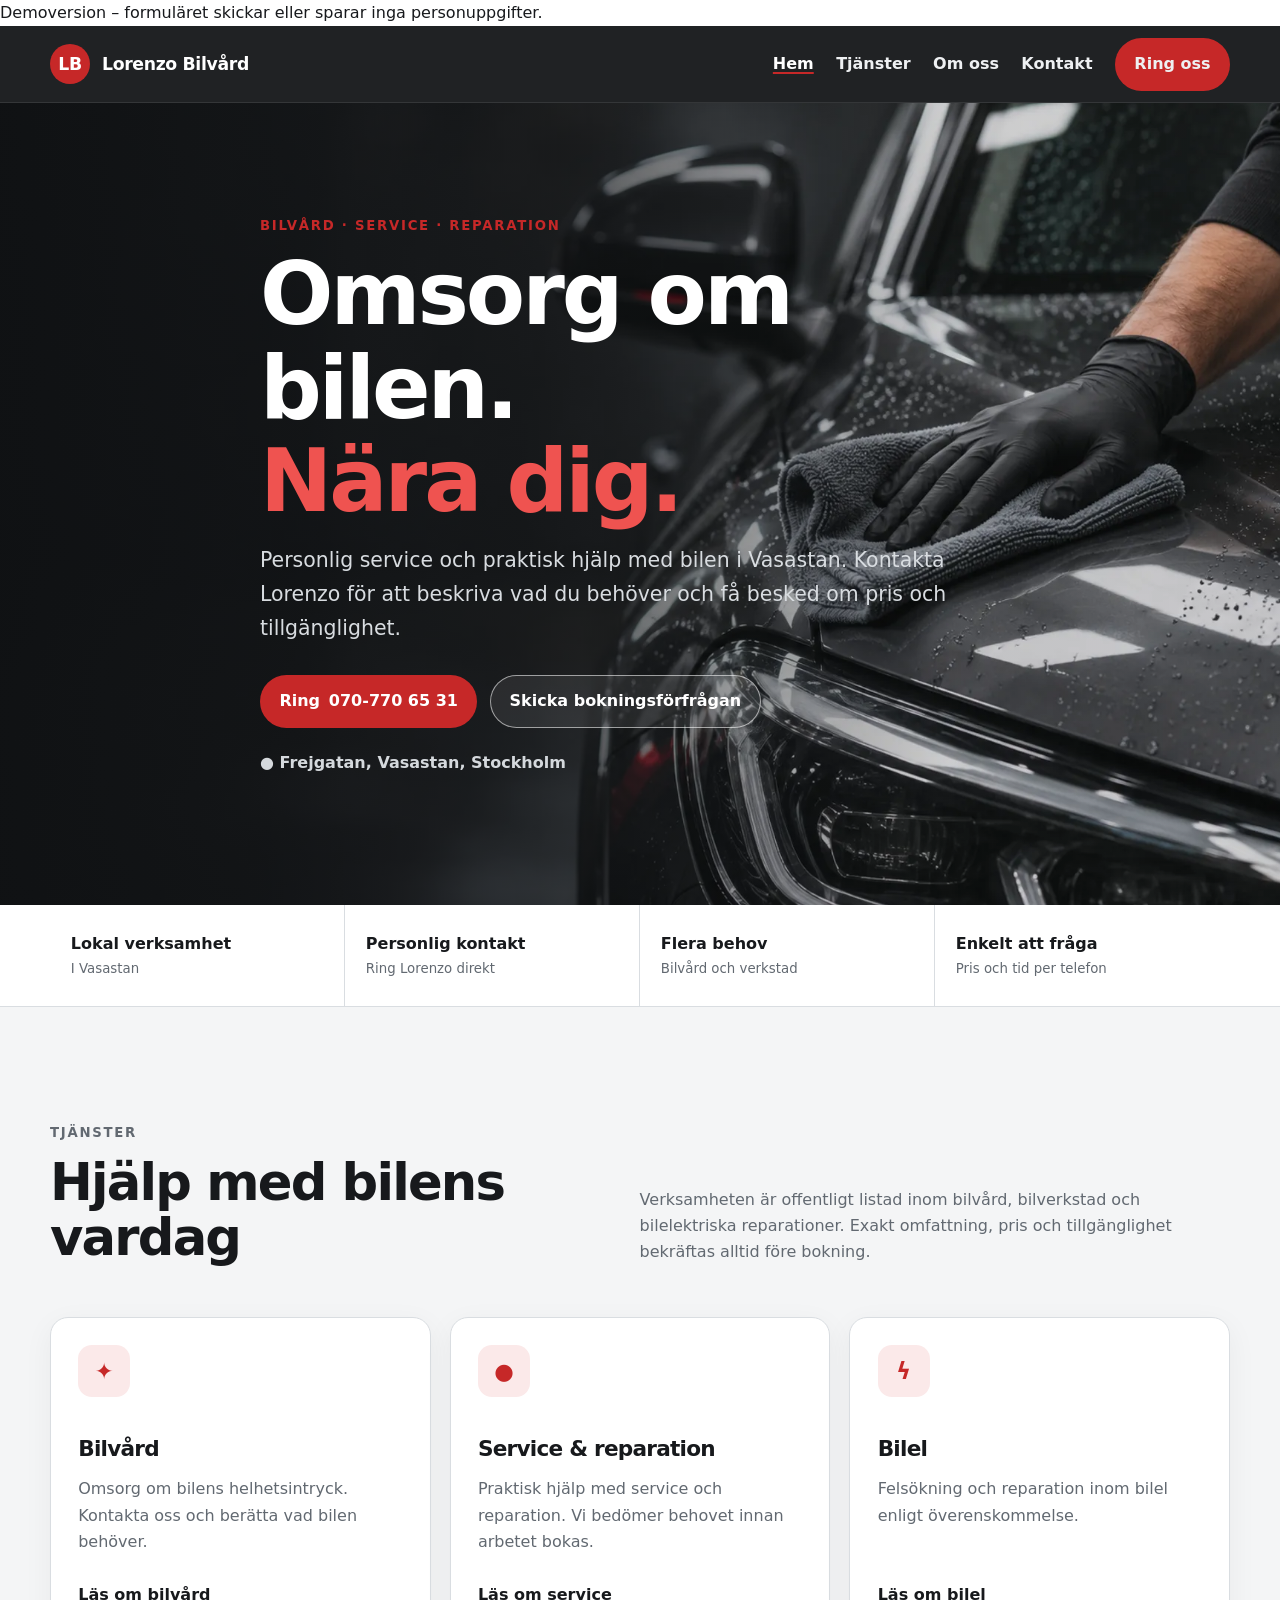
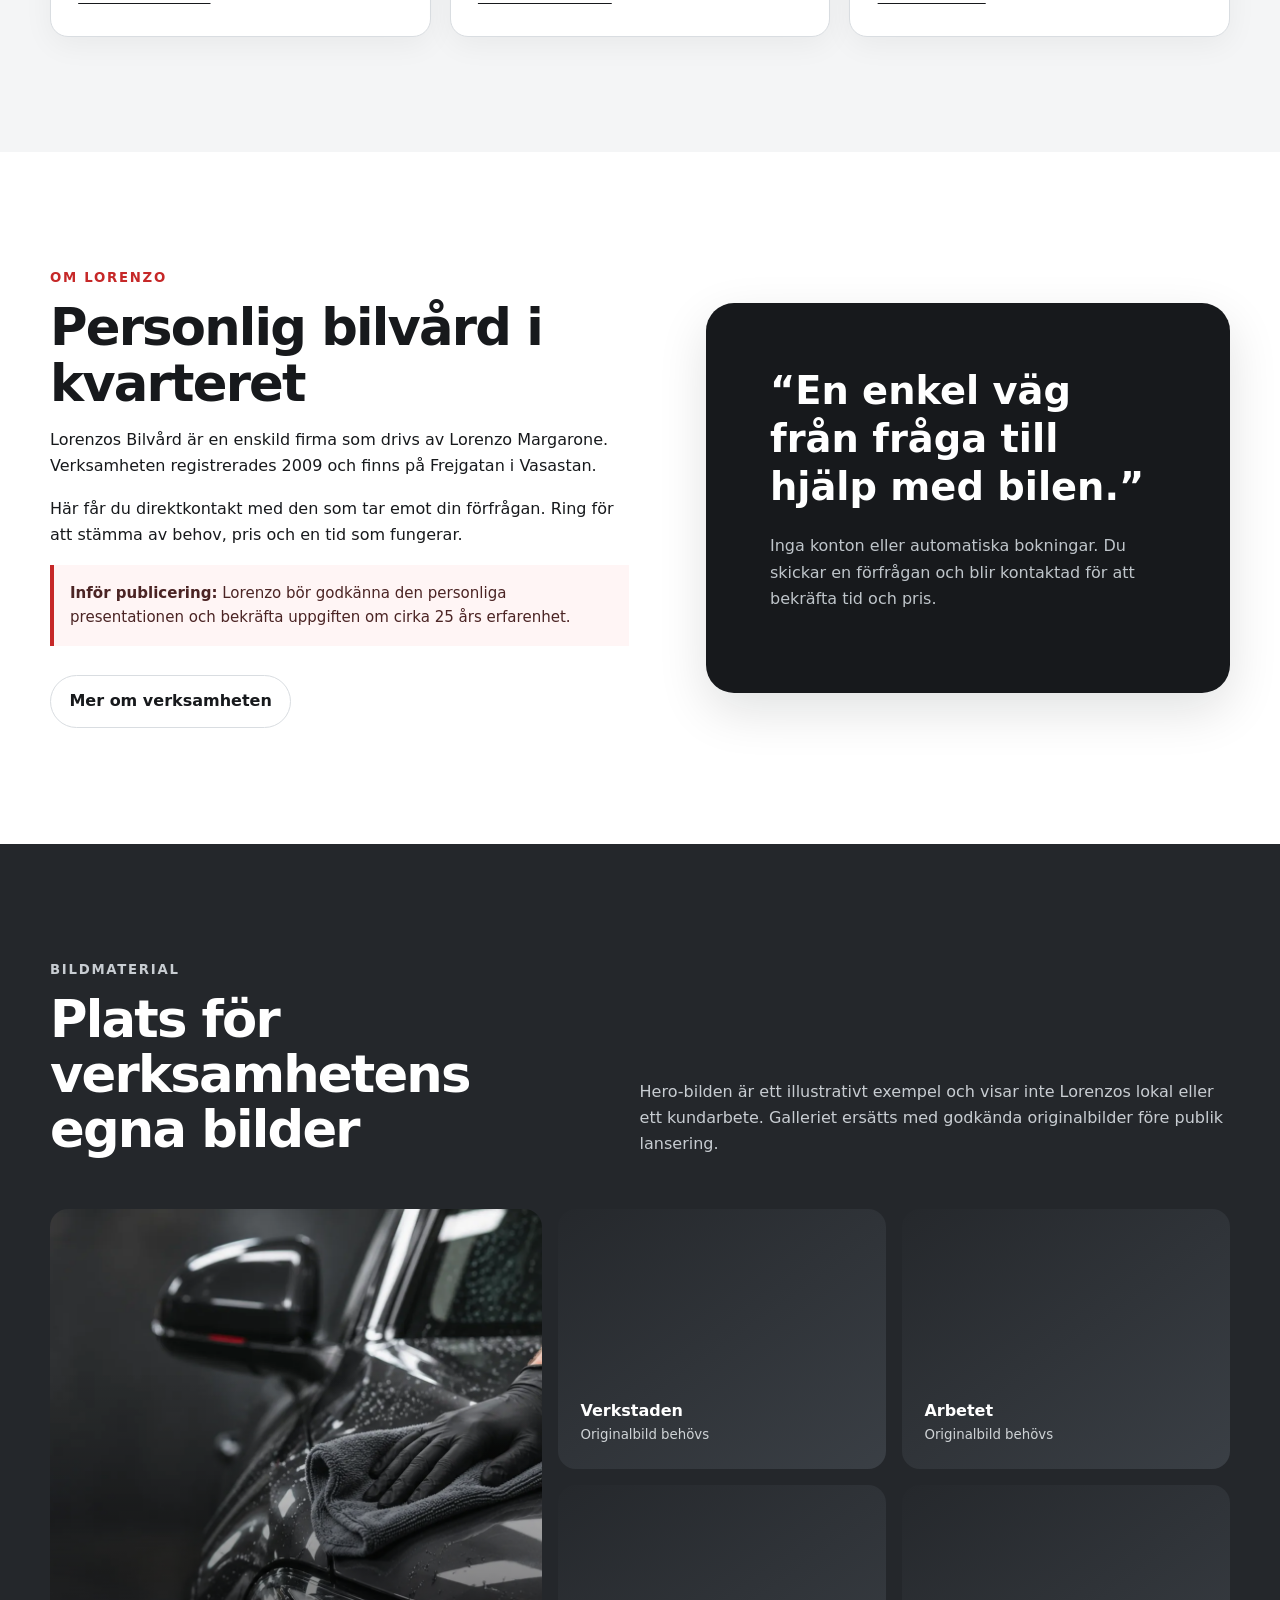
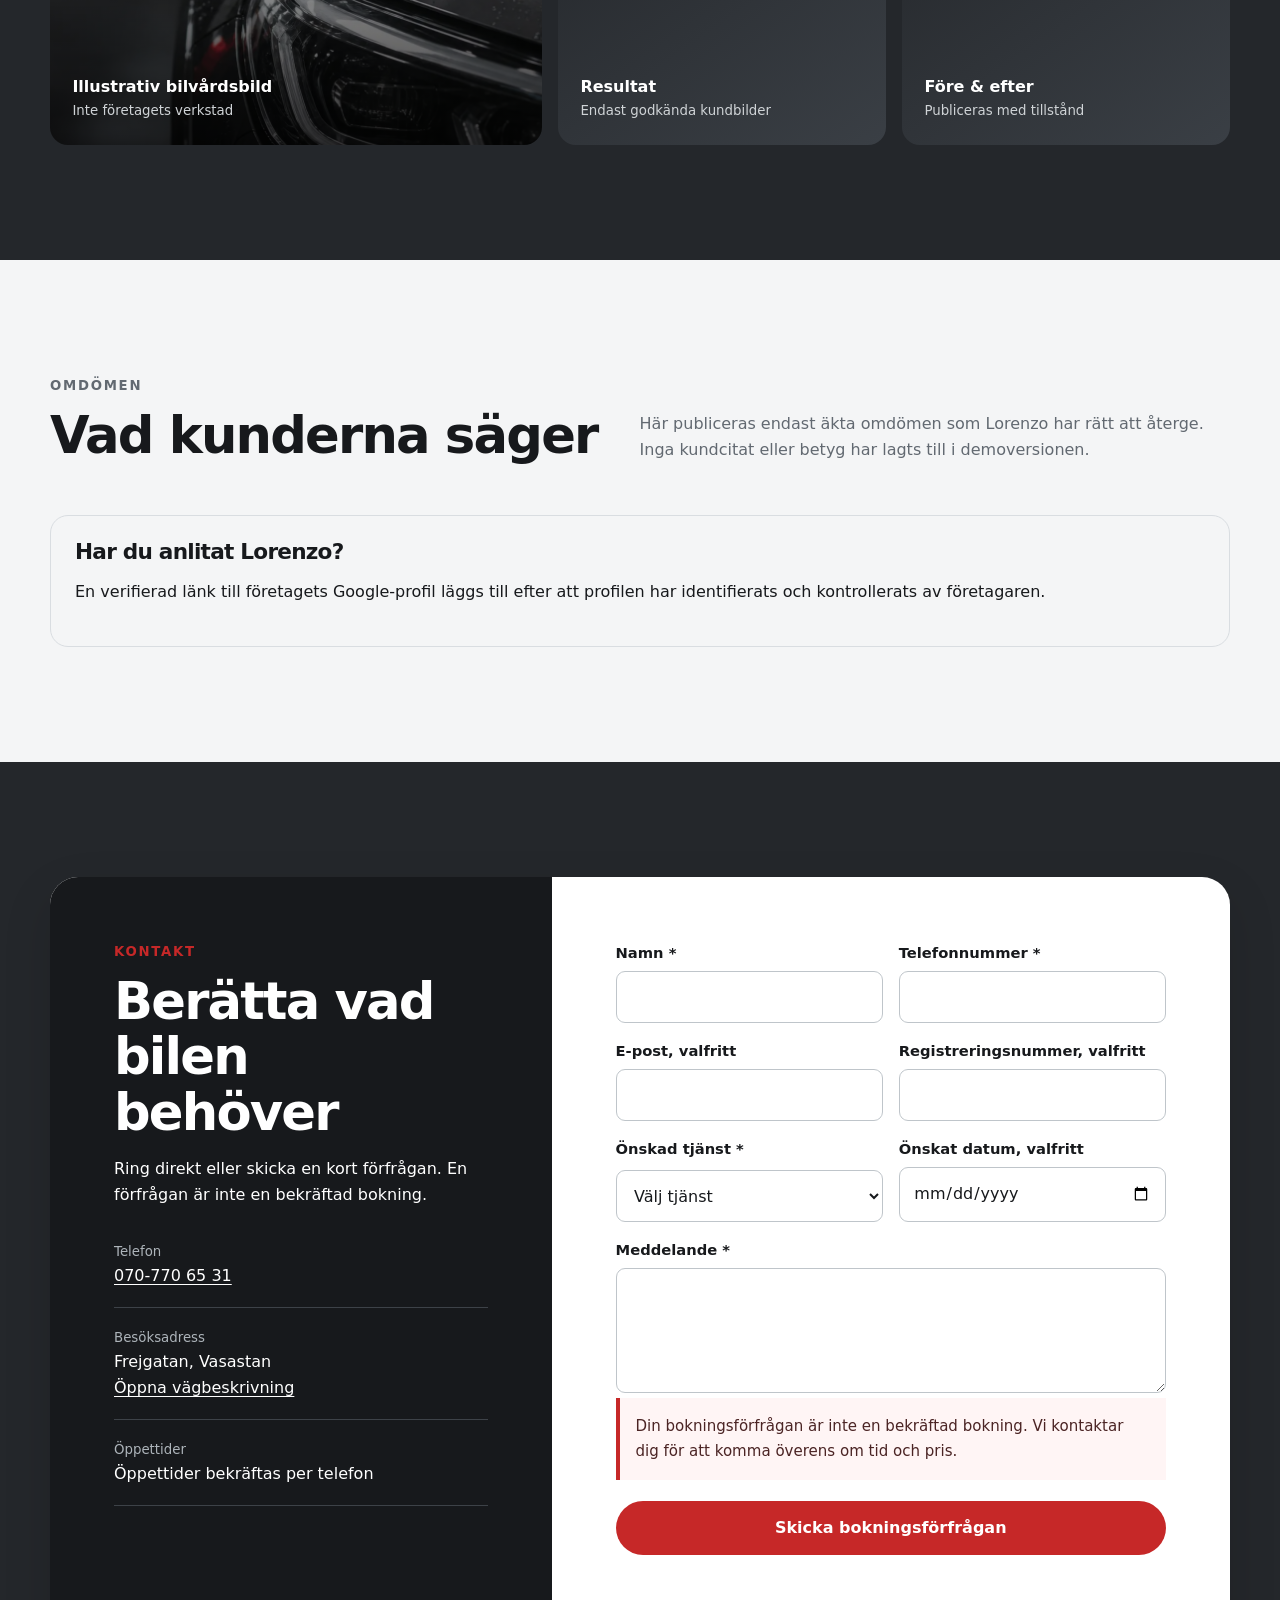
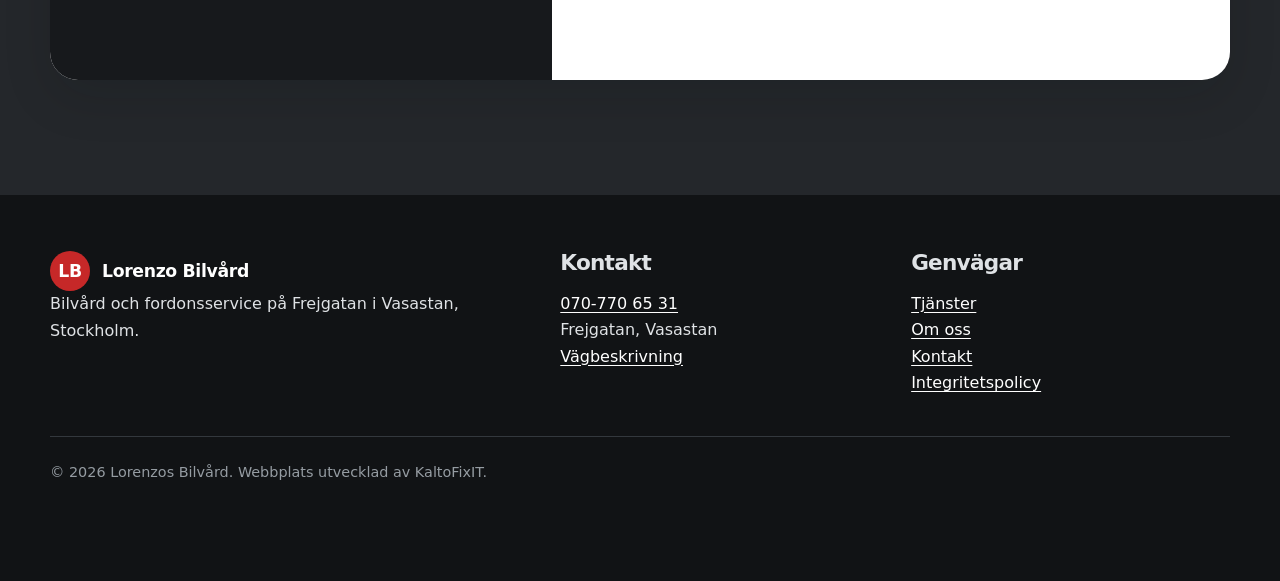
<file: index.html>
<!doctype html><html lang="sv"><head><meta charset="utf-8"><meta name="viewport" content="width=device-width,initial-scale=1"><meta name="robots" content="noindex,nofollow"><title>Lorenzo Bilvård | Bilvård i Vasastan, Stockholm</title><meta name="description" content="Välkommen till Lorenzo Bilvård i Vasastan, Stockholm. Personlig service och professionell bilvård. Kontakta oss för pris och bokningsförfrågan."><link rel="canonical" href="https://www.lorenzobilvard.se/"><meta property="og:type" content="website"><meta property="og:locale" content="sv_SE"><meta property="og:title" content="Lorenzo Bilvård i Vasastan"><meta property="og:description" content="Personlig bilvård, service och reparation i Vasastan, Stockholm."><meta property="og:image" content="https://www.lorenzobilvard.se/assets/images/hero-car-care.webp"><link rel="stylesheet" href="assets/css/styles.css"><script type="application/ld+json">{"@context":"https://schema.org","@type":"AutoRepair","name":"Lorenzo Bilvård","legalName":"Lorenzos Bilvård","telephone":"+46707706531","address":{"@type":"PostalAddress","streetAddress":"Frejgatan","addressLocality":"Stockholm","addressCountry":"SE"},"areaServed":"Vasastan, Stockholm","url":"https://www.lorenzobilvard.se/"}</script></head>
<body><a class="skip-link" href="#main">Hoppa till innehållet</a><header class="site-header"><div class="container header-inner"><a class="brand" href="index.html" aria-label="Startsida"><span class="brand-mark">LB</span><span>Lorenzo Bilvård</span></a><button class="menu-button" type="button" aria-expanded="false" aria-controls="main-nav" data-menu-button>☰</button><nav class="nav" id="main-nav" aria-label="Huvudmeny" data-menu><a href="index.html" aria-current="page">Hem</a><a href="tjanster/">Tjänster</a><a href="om-oss/">Om oss</a><a href="kontakt/">Kontakt</a><a class="button" href="tel:+46707706531">Ring oss</a></nav></div></header>
<main id="main"><section class="hero"><div class="container hero-content"><p class="eyebrow">Bilvård · Service · Reparation</p><h1>Omsorg om bilen.<br><span>Nära dig.</span></h1><p class="lead">Personlig service och praktisk hjälp med bilen i Vasastan. Kontakta Lorenzo för att beskriva vad du behöver och få besked om pris och tillgänglighet.</p><div class="actions"><a class="button" href="tel:+46707706531">Ring <span data-phone>070-770 65 31</span></a><a class="button secondary" href="#bokning">Skicka bokningsförfrågan</a></div><p class="location">● <span data-address>Frejgatan, Vasastan</span>, Stockholm</p></div></section>
<section class="trust-strip" aria-label="Om verksamheten"><div class="container trust-grid"><div class="trust-item">Lokal verksamhet<small>I Vasastan</small></div><div class="trust-item">Personlig kontakt<small>Ring Lorenzo direkt</small></div><div class="trust-item">Flera behov<small>Bilvård och verkstad</small></div><div class="trust-item">Enkelt att fråga<small>Pris och tid per telefon</small></div></div></section>
<section class="section mist"><div class="container"><div class="section-head"><div><p class="eyebrow">Tjänster</p><h2>Hjälp med bilens vardag</h2></div><p>Verksamheten är offentligt listad inom bilvård, bilverkstad och bilelektriska reparationer. Exakt omfattning, pris och tillgänglighet bekräftas alltid före bokning.</p></div><div class="grid-3"><article class="service-card"><div class="service-icon">✦</div><h3>Bilvård</h3><p>Omsorg om bilens helhetsintryck. Kontakta oss och berätta vad bilen behöver.</p><a href="tjanster/bilvard/">Läs om bilvård</a></article><article class="service-card"><div class="service-icon">●</div><h3>Service & reparation</h3><p>Praktisk hjälp med service och reparation. Vi bedömer behovet innan arbetet bokas.</p><a href="tjanster/bilservice-reparation/">Läs om service</a></article><article class="service-card"><div class="service-icon">ϟ</div><h3>Bilel</h3><p>Felsökning och reparation inom bilel enligt överenskommelse.</p><a href="tjanster/bilel/">Läs om bilel</a></article></div></div></section>
<section class="section"><div class="container split"><div><p class="eyebrow">Om Lorenzo</p><h2>Personlig bilvård i kvarteret</h2><p>Lorenzos Bilvård är en enskild firma som drivs av Lorenzo Margarone. Verksamheten registrerades 2009 och finns på Frejgatan i Vasastan.</p><p>Här får du direktkontakt med den som tar emot din förfrågan. Ring för att stämma av behov, pris och en tid som fungerar.</p><p class="notice"><strong>Inför publicering:</strong> Lorenzo bör godkänna den personliga presentationen och bekräfta uppgiften om cirka 25 års erfarenhet.</p><div class="actions"><a class="button outline" href="om-oss/">Mer om verksamheten</a></div></div><aside class="statement-card"><blockquote>“En enkel väg från fråga till hjälp med bilen.”</blockquote><p>Inga konton eller automatiska bokningar. Du skickar en förfrågan och blir kontaktad för att bekräfta tid och pris.</p></aside></div></section>
<section class="section dark"><div class="container"><div class="section-head"><div><p class="eyebrow">Bildmaterial</p><h2>Plats för verksamhetens egna bilder</h2></div><p>Hero-bilden är ett illustrativt exempel och visar inte Lorenzos lokal eller ett kundarbete. Galleriet ersätts med godkända originalbilder före publik lansering.</p></div><div class="gallery"><div class="gallery-card"><div><strong>Illustrativ bilvårdsbild</strong><small>Inte företagets verkstad</small></div></div><div class="gallery-card"><div><strong>Verkstaden</strong><small>Originalbild behövs</small></div></div><div class="gallery-card"><div><strong>Arbetet</strong><small>Originalbild behövs</small></div></div><div class="gallery-card"><div><strong>Resultat</strong><small>Endast godkända kundbilder</small></div></div><div class="gallery-card"><div><strong>Före & efter</strong><small>Publiceras med tillstånd</small></div></div></div></div></section>
<section class="section mist"><div class="container"><div class="section-head"><div><p class="eyebrow">Omdömen</p><h2>Vad kunderna säger</h2></div><p>Här publiceras endast äkta omdömen som Lorenzo har rätt att återge. Inga kundcitat eller betyg har lagts till i demoversionen.</p></div><div class="fact-box"><h3>Har du anlitat Lorenzo?</h3><p>En verifierad länk till företagets Google-profil läggs till efter att profilen har identifierats och kontrollerats av företagaren.</p></div></div></section>
<section class="section dark" id="bokning"><div class="container contact-panel"><div class="contact-copy"><p class="eyebrow">Kontakt</p><h2>Berätta vad bilen behöver</h2><p>Ring direkt eller skicka en kort förfrågan. En förfrågan är inte en bekräftad bokning.</p><div class="contact-list"><div><small>Telefon</small><a data-phone href="tel:+46707706531">070-770 65 31</a></div><div><small>Besöksadress</small><span data-address>Frejgatan, Vasastan</span><br><a data-directions target="_blank" rel="noopener">Öppna vägbeskrivning</a></div><div><small>Öppettider</small><span data-hours>Bekräftas per telefon</span></div></div></div><div class="form-wrap"><form data-booking-form novalidate><input type="hidden" name="csrf_token"><div class="field sr-only"><label for="website">Webbplats</label><input id="website" name="website" tabindex="-1" autocomplete="off"></div><div class="form-grid"><div class="field"><label for="name">Namn *</label><input id="name" name="name" maxlength="80" autocomplete="name" required></div><div class="field"><label for="phone">Telefonnummer *</label><input id="phone" name="phone" type="tel" maxlength="30" autocomplete="tel" required></div><div class="field"><label for="email">E-post, valfritt</label><input id="email" name="email" type="email" maxlength="120" autocomplete="email"></div><div class="field"><label for="registration">Registreringsnummer, valfritt</label><input id="registration" name="registration" maxlength="12"></div><div class="field"><label for="service">Önskad tjänst *</label><select id="service" name="service" required><option value="">Välj tjänst</option><option>Bilvård</option><option>Bilservice eller reparation</option><option>Bilel</option><option>Annat / osäker</option></select></div><div class="field"><label for="date">Önskat datum, valfritt</label><input id="date" name="date" type="date"></div><div class="field full"><label for="message">Meddelande *</label><textarea id="message" name="message" maxlength="1500" required></textarea><p class="notice">Din bokningsförfrågan är inte en bekräftad bokning. Vi kontaktar dig för att komma överens om tid och pris.</p><button class="button" type="submit">Skicka bokningsförfrågan</button><p class="form-status" role="status" aria-live="polite" data-form-status></p></div></div></form></div></div></section></main>
<footer class="site-footer"><div class="container footer-grid"><div><a class="brand" href="index.html"><span class="brand-mark">LB</span><span>Lorenzo Bilvård</span></a><p>Bilvård och fordonsservice på Frejgatan i Vasastan, Stockholm.</p></div><div><h3>Kontakt</h3><ul><li><a data-phone href="tel:+46707706531">070-770 65 31</a></li><li data-address>Frejgatan, Vasastan</li><li><a data-directions target="_blank" rel="noopener">Vägbeskrivning</a></li></ul></div><div><h3>Genvägar</h3><ul><li><a href="tjanster/">Tjänster</a></li><li><a href="om-oss/">Om oss</a></li><li><a href="kontakt/">Kontakt</a></li><li><a href="integritetspolicy/">Integritetspolicy</a></li></ul></div></div><div class="container footer-note">© 2026 Lorenzos Bilvård. Webbplats utvecklad av KaltoFixIT.</div></footer><div class="mobile-actions"><a class="button light" href="tel:+46707706531">Ring oss</a><a class="button" href="#bokning">Boka tid</a></div><script src="assets/js/site-config.js"></script><script src="assets/js/site.js"></script></body></html>
</file>
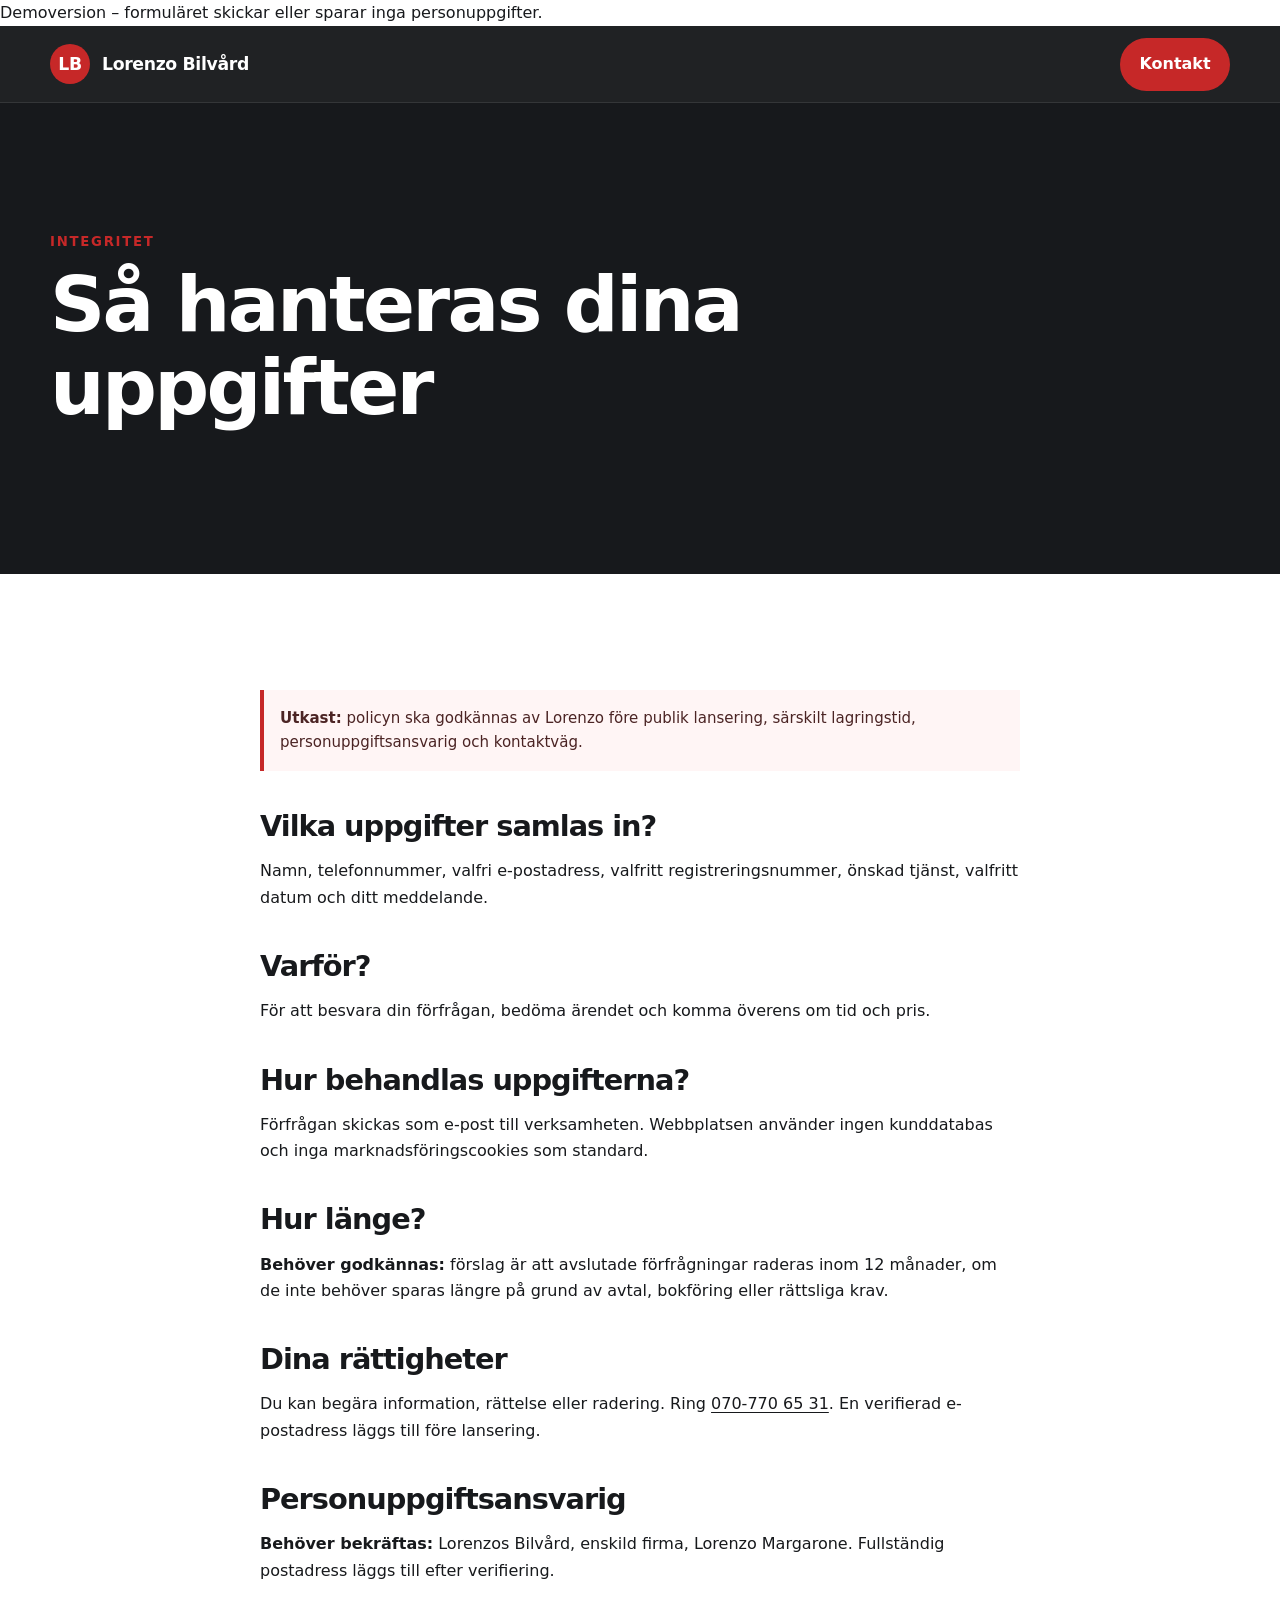
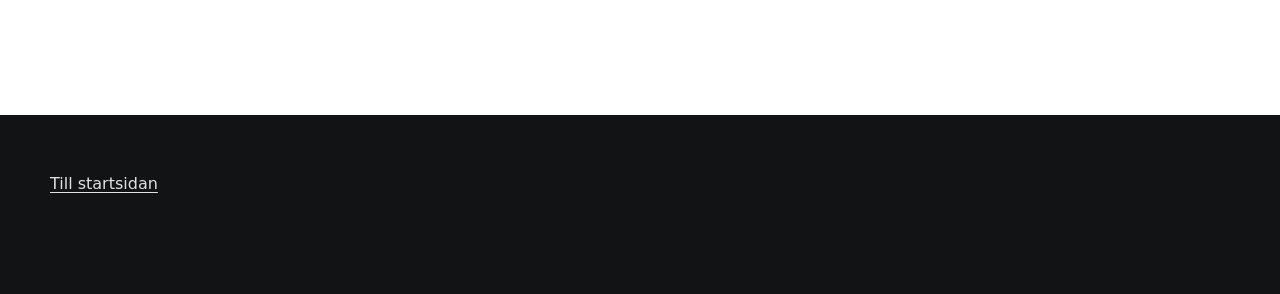
<file: integritetspolicy/index.html>
<!doctype html><html lang="sv"><head><meta charset="utf-8"><meta name="viewport" content="width=device-width,initial-scale=1"><meta name="robots" content="noindex,nofollow"><title>Integritetspolicy | Lorenzo Bilvård</title><meta name="description" content="Så hanterar Lorenzo Bilvård personuppgifter i bokningsförfrågningar."><link rel="canonical" href="https://www.lorenzobilvard.se/integritetspolicy/"><link rel="stylesheet" href="../assets/css/styles.css"></head><body><header class="site-header"><div class="container header-inner"><a class="brand" href="../"><span class="brand-mark">LB</span>Lorenzo Bilvård</a><a class="button" href="../kontakt/">Kontakt</a></div></header><main><section class="page-hero"><div class="container"><p class="eyebrow">Integritet</p><h1>Så hanteras dina uppgifter</h1></div></section><section class="section"><article class="narrow prose"><p class="notice"><strong>Utkast:</strong> policyn ska godkännas av Lorenzo före publik lansering, särskilt lagringstid, personuppgiftsansvarig och kontaktväg.</p><h2>Vilka uppgifter samlas in?</h2><p>Namn, telefonnummer, valfri e-postadress, valfritt registreringsnummer, önskad tjänst, valfritt datum och ditt meddelande.</p><h2>Varför?</h2><p>För att besvara din förfrågan, bedöma ärendet och komma överens om tid och pris.</p><h2>Hur behandlas uppgifterna?</h2><p>Förfrågan skickas som e-post till verksamheten. Webbplatsen använder ingen kunddatabas och inga marknadsföringscookies som standard.</p><h2>Hur länge?</h2><p><strong>Behöver godkännas:</strong> förslag är att avslutade förfrågningar raderas inom 12 månader, om de inte behöver sparas längre på grund av avtal, bokföring eller rättsliga krav.</p><h2>Dina rättigheter</h2><p>Du kan begära information, rättelse eller radering. Ring <a data-phone href="tel:+46707706531">070-770 65 31</a>. En verifierad e-postadress läggs till före lansering.</p><h2>Personuppgiftsansvarig</h2><p><strong>Behöver bekräftas:</strong> Lorenzos Bilvård, enskild firma, Lorenzo Margarone. Fullständig postadress läggs till efter verifiering.</p></article></section></main><footer class="site-footer"><div class="container"><a href="../">Till startsidan</a></div></footer><script src="../assets/js/site-config.js"></script><script src="../assets/js/site.js"></script></body></html>
</file>
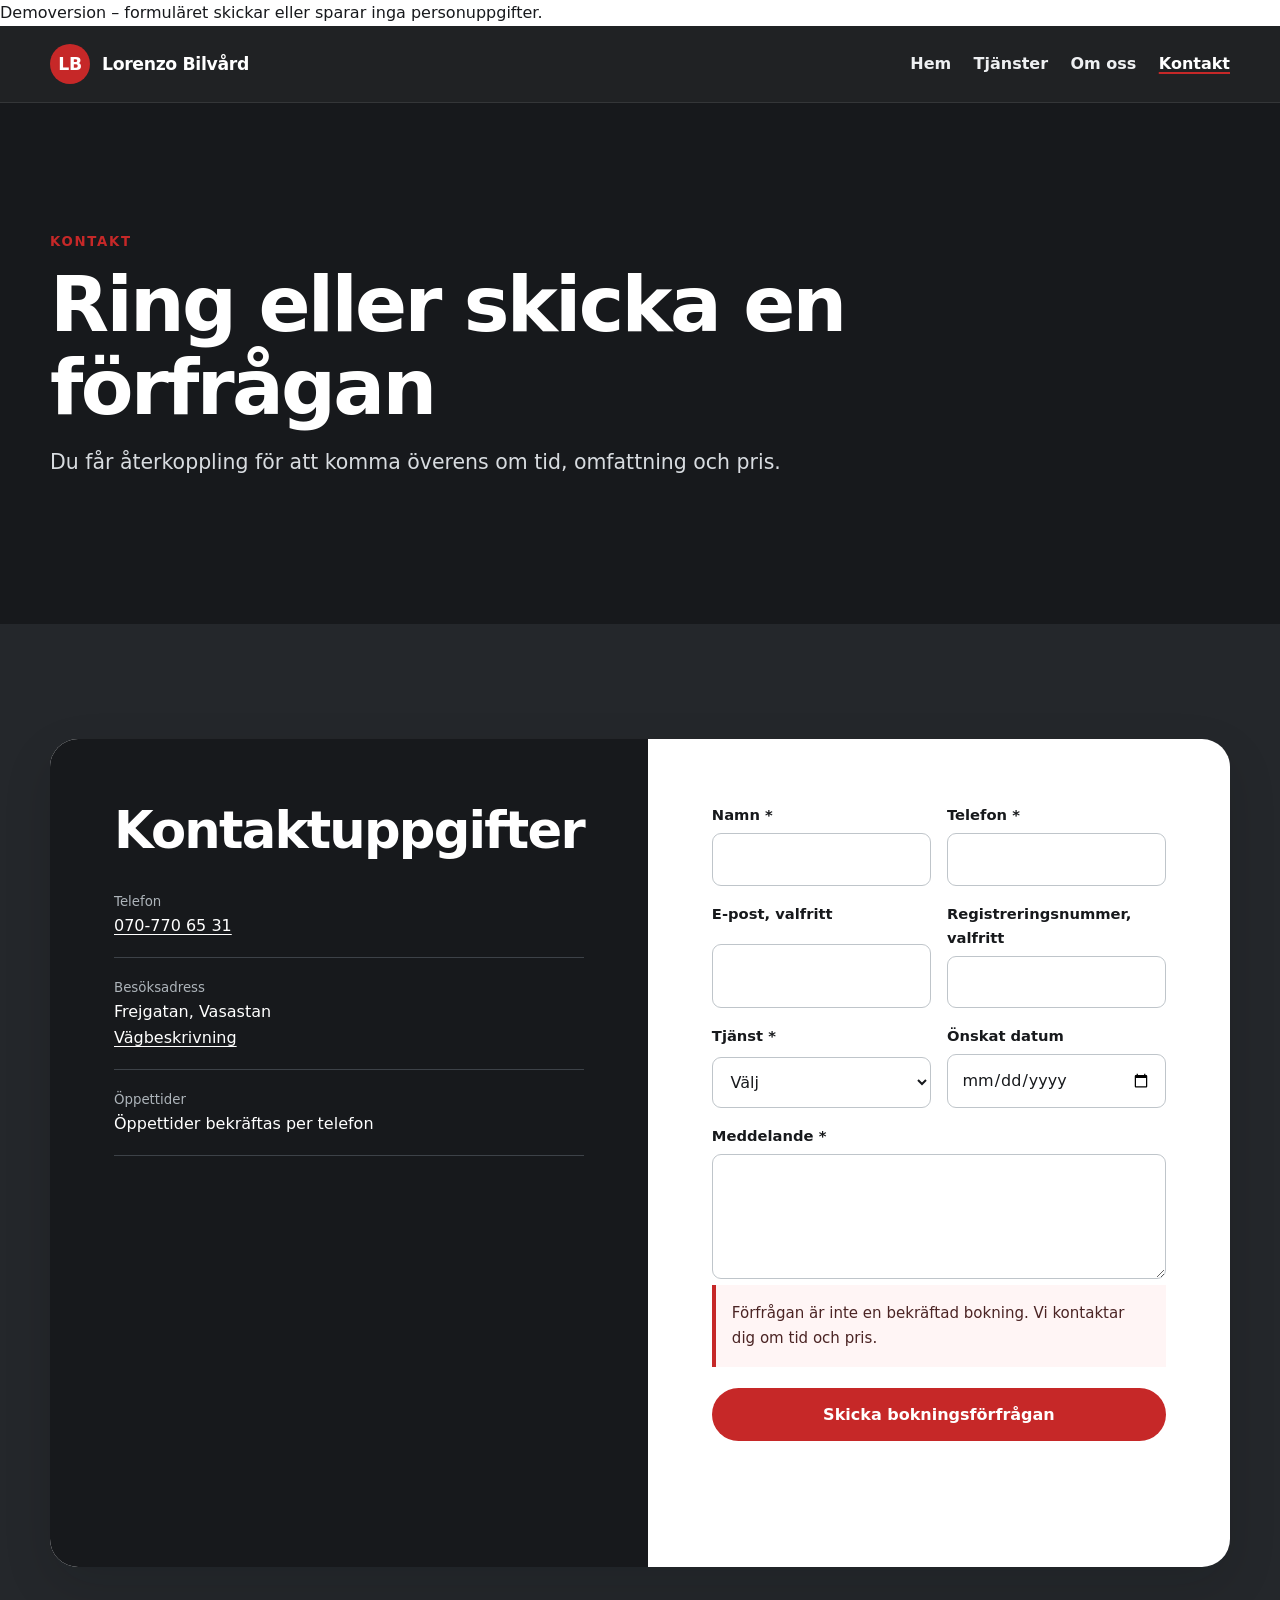
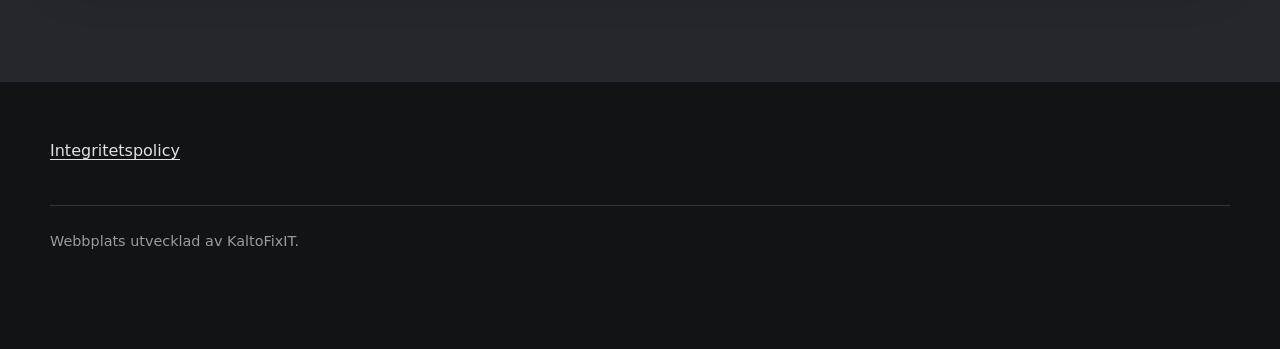
<file: kontakt/index.html>
<!doctype html><html lang="sv"><head><meta charset="utf-8"><meta name="viewport" content="width=device-width,initial-scale=1"><meta name="robots" content="noindex,nofollow"><title>Kontakta Lorenzo Bilvård | Vasastan, Stockholm</title><meta name="description" content="Ring Lorenzo Bilvård eller skicka en bokningsförfrågan för bilvård och service i Vasastan."><link rel="canonical" href="https://www.lorenzobilvard.se/kontakt/"><link rel="stylesheet" href="../assets/css/styles.css"></head><body><header class="site-header"><div class="container header-inner"><a class="brand" href="../"><span class="brand-mark">LB</span>Lorenzo Bilvård</a><nav class="nav"><a href="../">Hem</a><a href="../tjanster/">Tjänster</a><a href="../om-oss/">Om oss</a><a href="./" aria-current="page">Kontakt</a></nav></div></header><main><section class="page-hero"><div class="container"><p class="eyebrow">Kontakt</p><h1>Ring eller skicka en förfrågan</h1><p class="lead">Du får återkoppling för att komma överens om tid, omfattning och pris.</p></div></section><section class="section dark" id="bokning"><div class="container contact-panel"><div class="contact-copy"><h2>Kontaktuppgifter</h2><div class="contact-list"><div><small>Telefon</small><a data-phone href="tel:+46707706531">070-770 65 31</a></div><div><small>Besöksadress</small><span data-address>Frejgatan, Vasastan</span><br><a data-directions target="_blank" rel="noopener">Vägbeskrivning</a></div><div><small>Öppettider</small><span data-hours>Bekräftas per telefon</span></div></div></div><div class="form-wrap"><form data-booking-form novalidate><input type="hidden" name="csrf_token"><div class="field sr-only"><label for="website">Webbplats</label><input id="website" name="website" tabindex="-1"></div><div class="form-grid"><div class="field"><label for="name">Namn *</label><input id="name" name="name" maxlength="80" required></div><div class="field"><label for="phone">Telefon *</label><input id="phone" name="phone" type="tel" maxlength="30" required></div><div class="field"><label for="email">E-post, valfritt</label><input id="email" name="email" type="email" maxlength="120"></div><div class="field"><label for="registration">Registreringsnummer, valfritt</label><input id="registration" name="registration" maxlength="12"></div><div class="field"><label for="service">Tjänst *</label><select id="service" name="service" required><option value="">Välj</option><option>Bilvård</option><option>Bilservice eller reparation</option><option>Bilel</option><option>Annat / osäker</option></select></div><div class="field"><label for="date">Önskat datum</label><input id="date" name="date" type="date"></div><div class="field full"><label for="message">Meddelande *</label><textarea id="message" name="message" maxlength="1500" required></textarea><p class="notice">Förfrågan är inte en bekräftad bokning. Vi kontaktar dig om tid och pris.</p><button class="button" type="submit">Skicka bokningsförfrågan</button><p class="form-status" role="status" data-form-status></p></div></div></form></div></div></section></main><footer class="site-footer"><div class="container"><a href="../integritetspolicy/">Integritetspolicy</a><div class="footer-note">Webbplats utvecklad av KaltoFixIT.</div></div></footer><script src="../assets/js/site-config.js"></script><script src="../assets/js/site.js"></script></body></html>
</file>
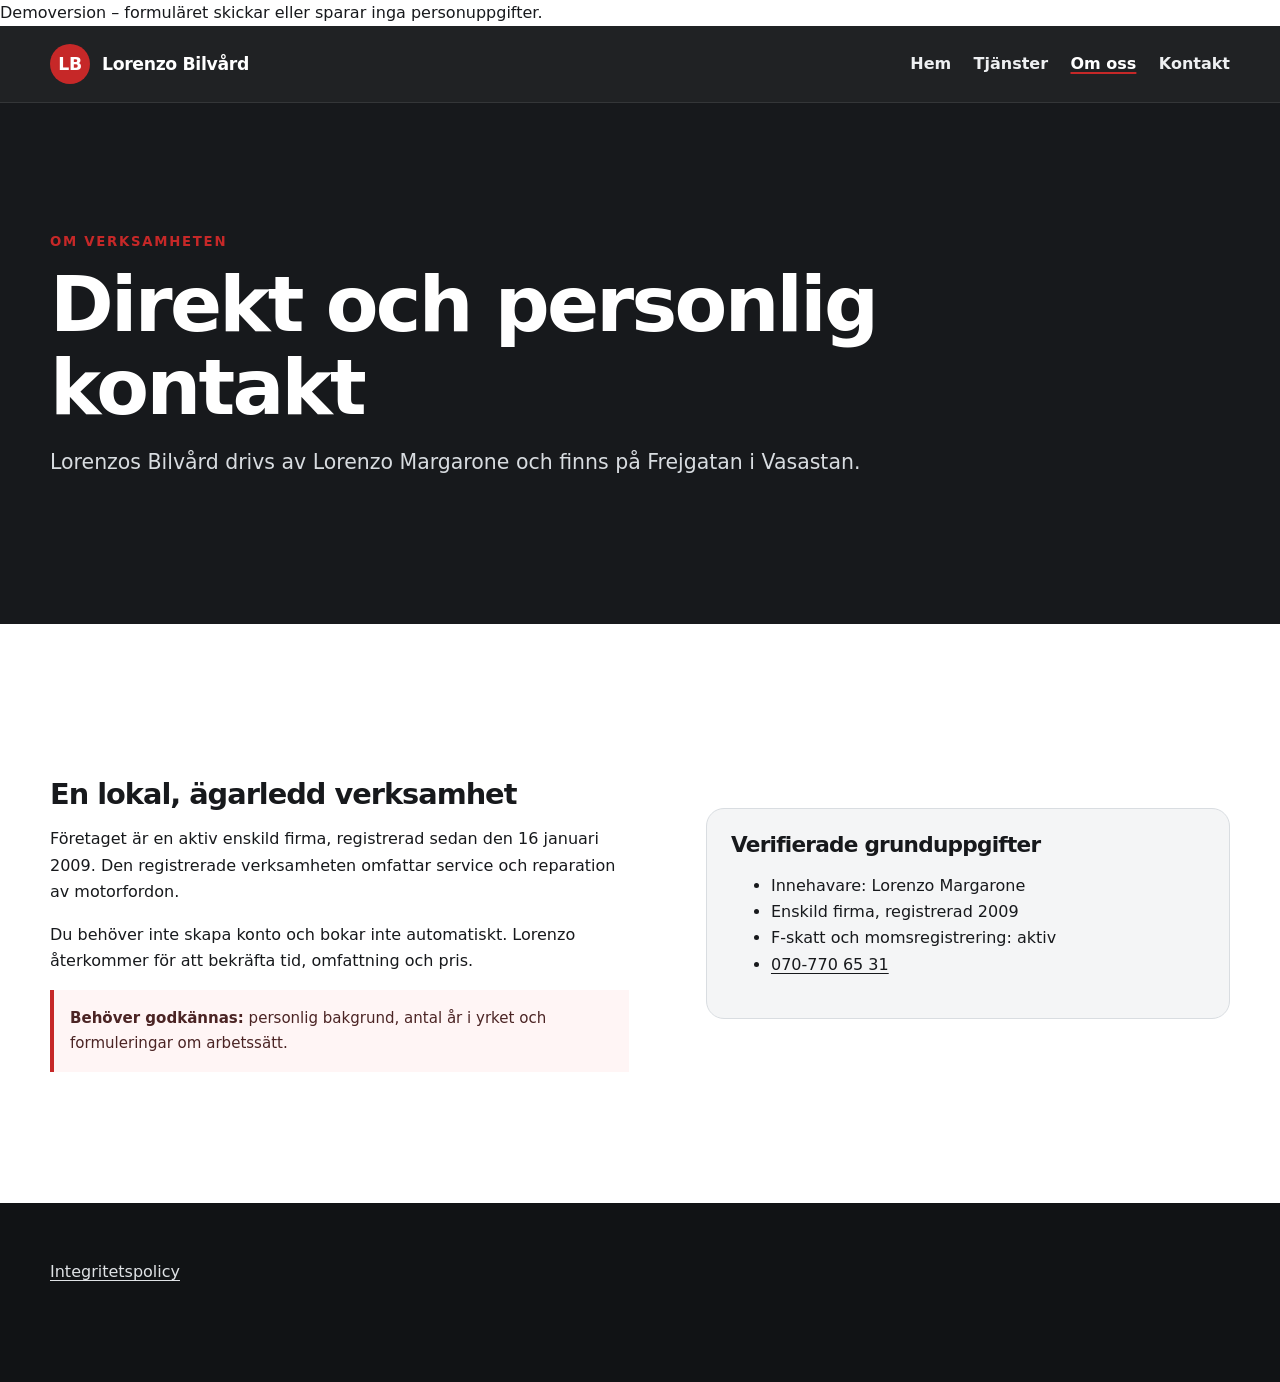
<file: om-oss/index.html>
<!doctype html><html lang="sv"><head><meta charset="utf-8"><meta name="viewport" content="width=device-width,initial-scale=1"><meta name="robots" content="noindex,nofollow"><title>Om Lorenzo Bilvård | Lokal bilvård i Vasastan</title><meta name="description" content="Lär känna Lorenzos Bilvård, en personligt driven bilvårds- och verkstadsverksamhet på Frejgatan i Vasastan."><link rel="canonical" href="https://www.lorenzobilvard.se/om-oss/"><link rel="stylesheet" href="../assets/css/styles.css"></head><body><header class="site-header"><div class="container header-inner"><a class="brand" href="../"><span class="brand-mark">LB</span>Lorenzo Bilvård</a><nav class="nav"><a href="../">Hem</a><a href="../tjanster/">Tjänster</a><a href="./" aria-current="page">Om oss</a><a href="../kontakt/">Kontakt</a></nav></div></header><main><section class="page-hero"><div class="container"><p class="eyebrow">Om verksamheten</p><h1>Direkt och personlig kontakt</h1><p class="lead">Lorenzos Bilvård drivs av Lorenzo Margarone och finns på Frejgatan i Vasastan.</p></div></section><section class="section"><div class="container split"><div class="prose"><h2>En lokal, ägarledd verksamhet</h2><p>Företaget är en aktiv enskild firma, registrerad sedan den 16 januari 2009. Den registrerade verksamheten omfattar service och reparation av motorfordon.</p><p>Du behöver inte skapa konto och bokar inte automatiskt. Lorenzo återkommer för att bekräfta tid, omfattning och pris.</p><p class="notice"><strong>Behöver godkännas:</strong> personlig bakgrund, antal år i yrket och formuleringar om arbetssätt.</p></div><aside class="fact-box"><h3>Verifierade grunduppgifter</h3><ul><li>Innehavare: Lorenzo Margarone</li><li>Enskild firma, registrerad 2009</li><li>F-skatt och momsregistrering: aktiv</li><li><a data-phone href="tel:+46707706531">070-770 65 31</a></li></ul></aside></div></section></main><footer class="site-footer"><div class="container"><a href="../integritetspolicy/">Integritetspolicy</a></div></footer><script src="../assets/js/site-config.js"></script><script src="../assets/js/site.js"></script></body></html>
</file>
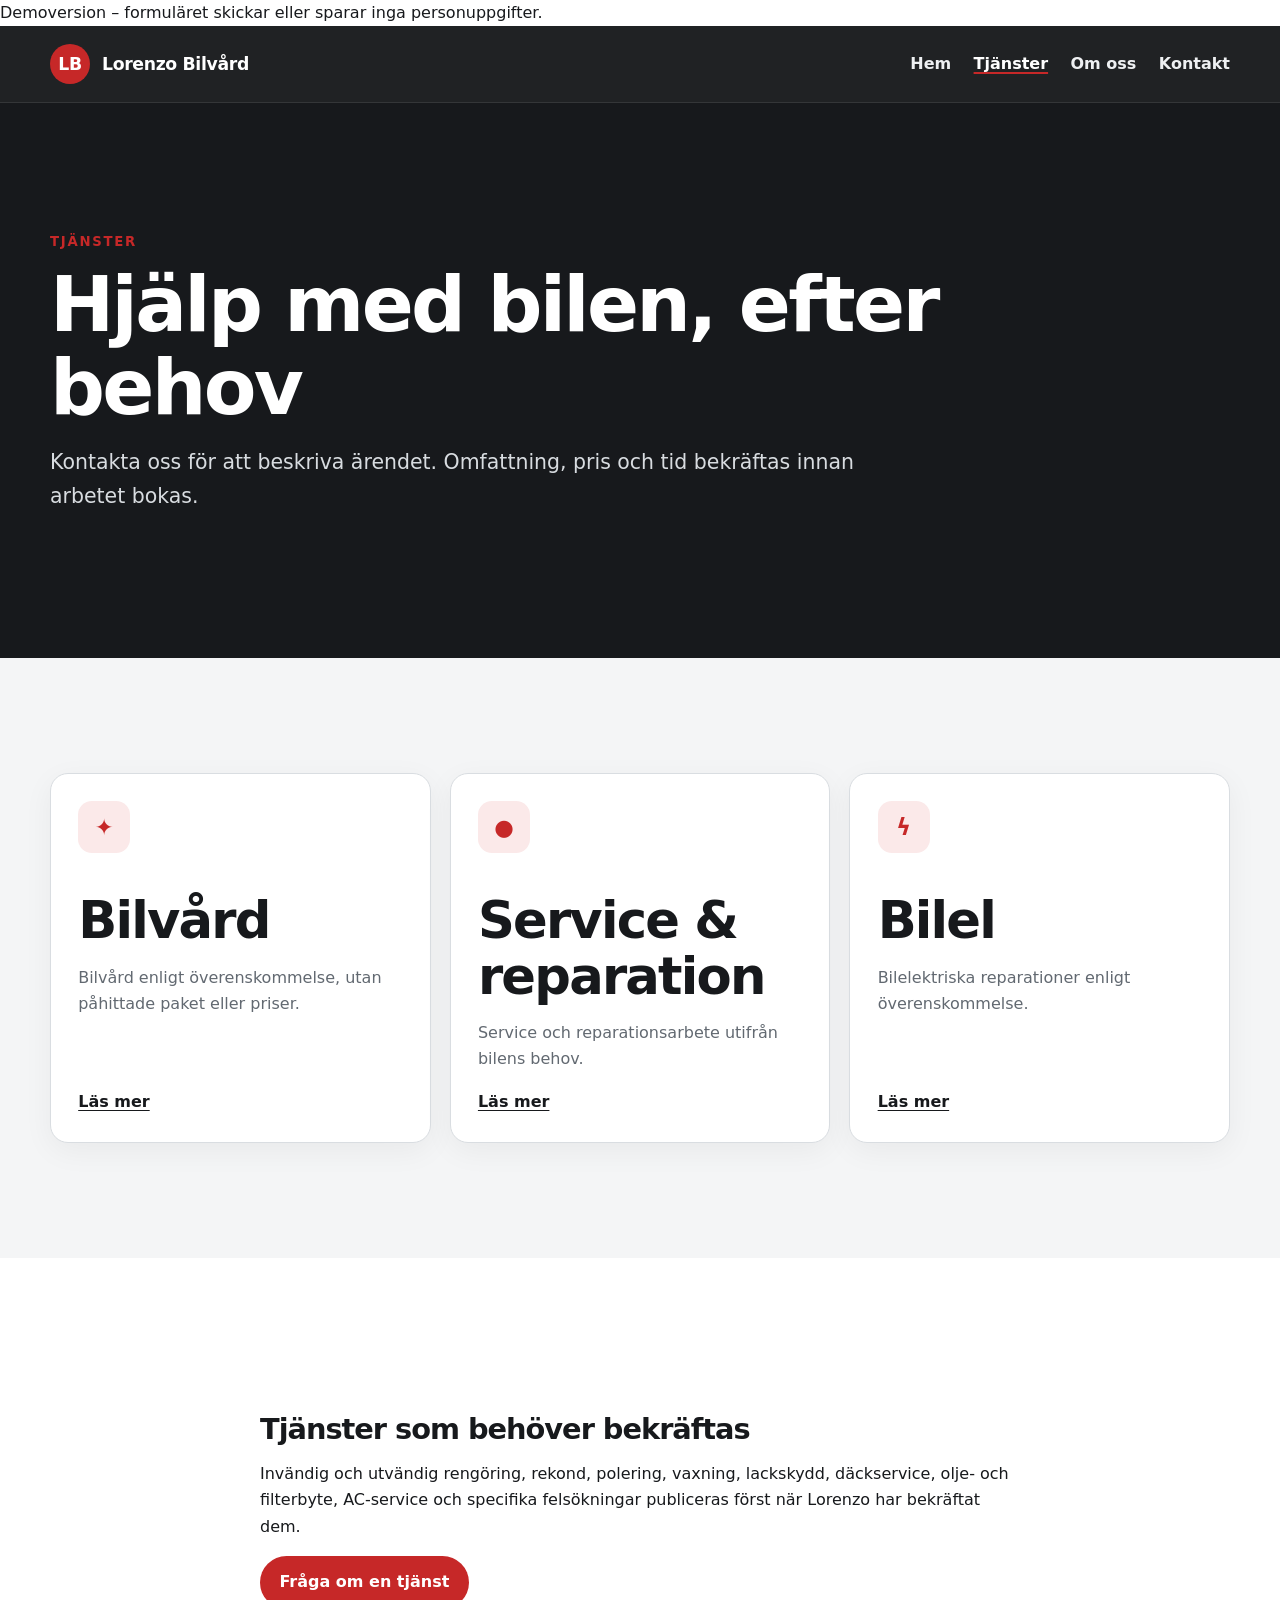
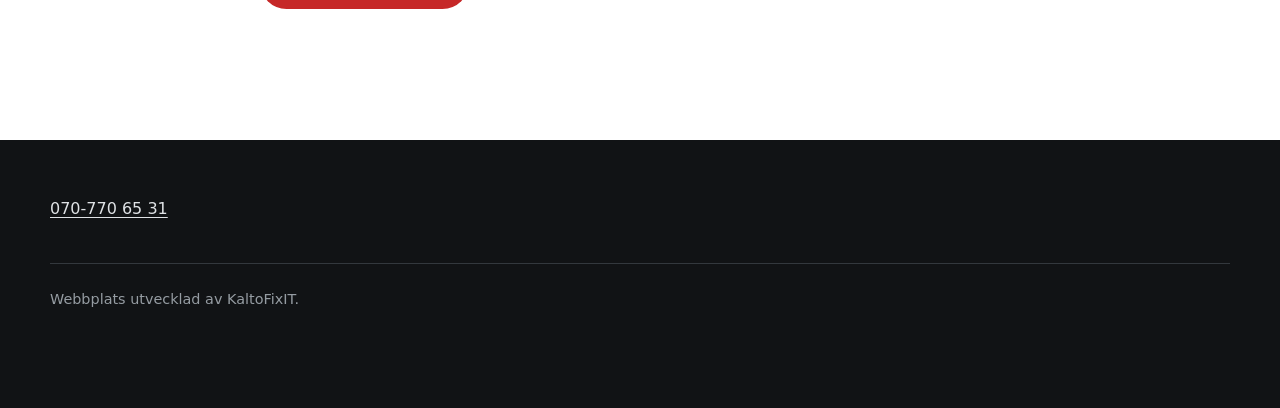
<file: tjanster/index.html>
<!doctype html><html lang="sv"><head><meta charset="utf-8"><meta name="viewport" content="width=device-width,initial-scale=1"><meta name="robots" content="noindex,nofollow"><title>Tjänster | Lorenzo Bilvård i Vasastan</title><meta name="description" content="Bilvård, bilservice, reparation och bilel hos Lorenzo Bilvård på Frejgatan i Vasastan."><link rel="canonical" href="https://www.lorenzobilvard.se/tjanster/"><link rel="stylesheet" href="../assets/css/styles.css"></head><body><header class="site-header"><div class="container header-inner"><a class="brand" href="../"><span class="brand-mark">LB</span>Lorenzo Bilvård</a><button class="menu-button" data-menu-button aria-expanded="false" aria-controls="nav">☰</button><nav class="nav" id="nav" data-menu><a href="../">Hem</a><a href="./" aria-current="page">Tjänster</a><a href="../om-oss/">Om oss</a><a href="../kontakt/">Kontakt</a></nav></div></header><main><section class="page-hero"><div class="container"><p class="eyebrow">Tjänster</p><h1>Hjälp med bilen, efter behov</h1><p class="lead">Kontakta oss för att beskriva ärendet. Omfattning, pris och tid bekräftas innan arbetet bokas.</p></div></section><section class="section mist"><div class="container grid-3"><article class="service-card"><div class="service-icon">✦</div><h2>Bilvård</h2><p>Bilvård enligt överenskommelse, utan påhittade paket eller priser.</p><a href="bilvard/">Läs mer</a></article><article class="service-card"><div class="service-icon">●</div><h2>Service & reparation</h2><p>Service och reparationsarbete utifrån bilens behov.</p><a href="bilservice-reparation/">Läs mer</a></article><article class="service-card"><div class="service-icon">ϟ</div><h2>Bilel</h2><p>Bilelektriska reparationer enligt överenskommelse.</p><a href="bilel/">Läs mer</a></article></div></section><section class="section"><div class="narrow prose"><h2>Tjänster som behöver bekräftas</h2><p>Invändig och utvändig rengöring, rekond, polering, vaxning, lackskydd, däckservice, olje- och filterbyte, AC-service och specifika felsökningar publiceras först när Lorenzo har bekräftat dem.</p><p><a class="button" href="../kontakt/#bokning">Fråga om en tjänst</a></p></div></section></main><footer class="site-footer"><div class="container"><a data-phone href="tel:+46707706531">070-770 65 31</a><div class="footer-note">Webbplats utvecklad av KaltoFixIT.</div></div></footer><div class="mobile-actions"><a class="button light" href="tel:+46707706531">Ring oss</a><a class="button" href="../kontakt/#bokning">Boka tid</a></div><script src="../assets/js/site-config.js"></script><script src="../assets/js/site.js"></script></body></html>
</file>
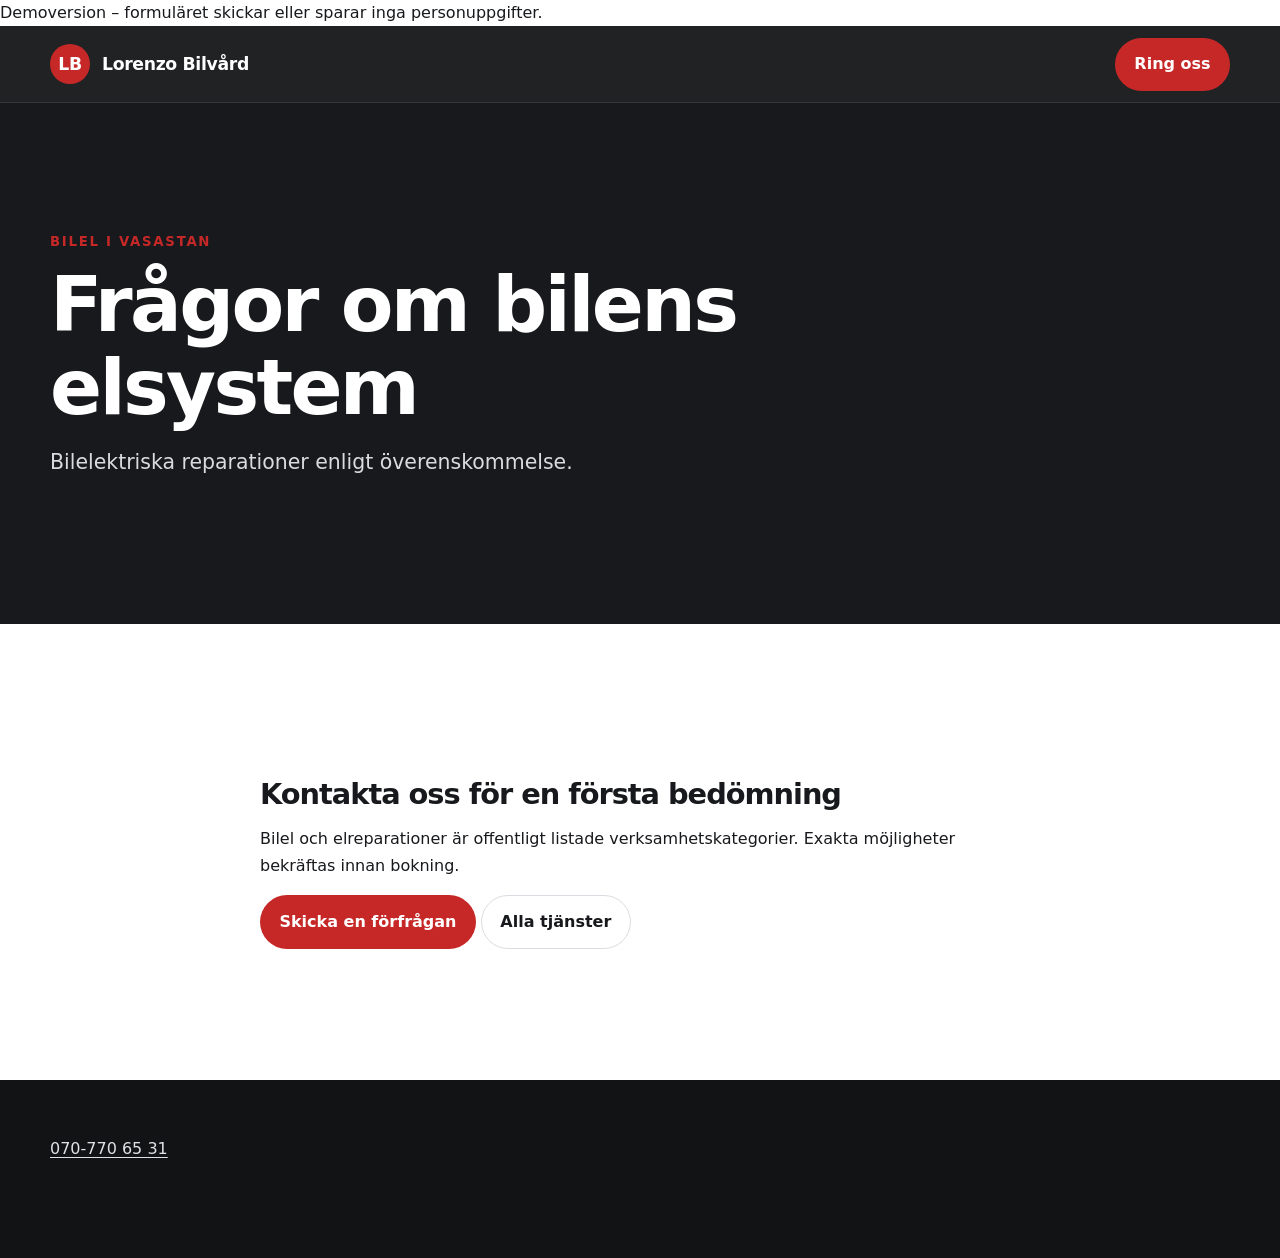
<file: tjanster/bilel/index.html>
<!doctype html><html lang="sv"><head><meta charset="utf-8"><meta name="viewport" content="width=device-width,initial-scale=1"><meta name="robots" content="noindex,nofollow"><title>Bilel i Vasastan | Lorenzo Bilvård</title><meta name="description" content="Kontakta Lorenzo Bilvård om bilelektrisk felsökning eller reparation i Vasastan."><link rel="canonical" href="https://www.lorenzobilvard.se/tjanster/bilel/"><link rel="stylesheet" href="../../assets/css/styles.css"></head><body><header class="site-header"><div class="container header-inner"><a class="brand" href="../../"><span class="brand-mark">LB</span>Lorenzo Bilvård</a><a class="button" href="tel:+46707706531">Ring oss</a></div></header><main><section class="page-hero"><div class="container"><p class="eyebrow">Bilel i Vasastan</p><h1>Frågor om bilens elsystem</h1><p class="lead">Bilelektriska reparationer enligt överenskommelse.</p></div></section><section class="section"><div class="narrow prose"><h2>Kontakta oss för en första bedömning</h2><p>Bilel och elreparationer är offentligt listade verksamhetskategorier. Exakta möjligheter bekräftas innan bokning.</p><p><a class="button" href="../../kontakt/#bokning">Skicka en förfrågan</a> <a class="button outline" href="../">Alla tjänster</a></p></div></section></main><footer class="site-footer"><div class="container"><a data-phone href="tel:+46707706531">070-770 65 31</a></div></footer><script src="../../assets/js/site-config.js"></script><script src="../../assets/js/site.js"></script></body></html>
</file>
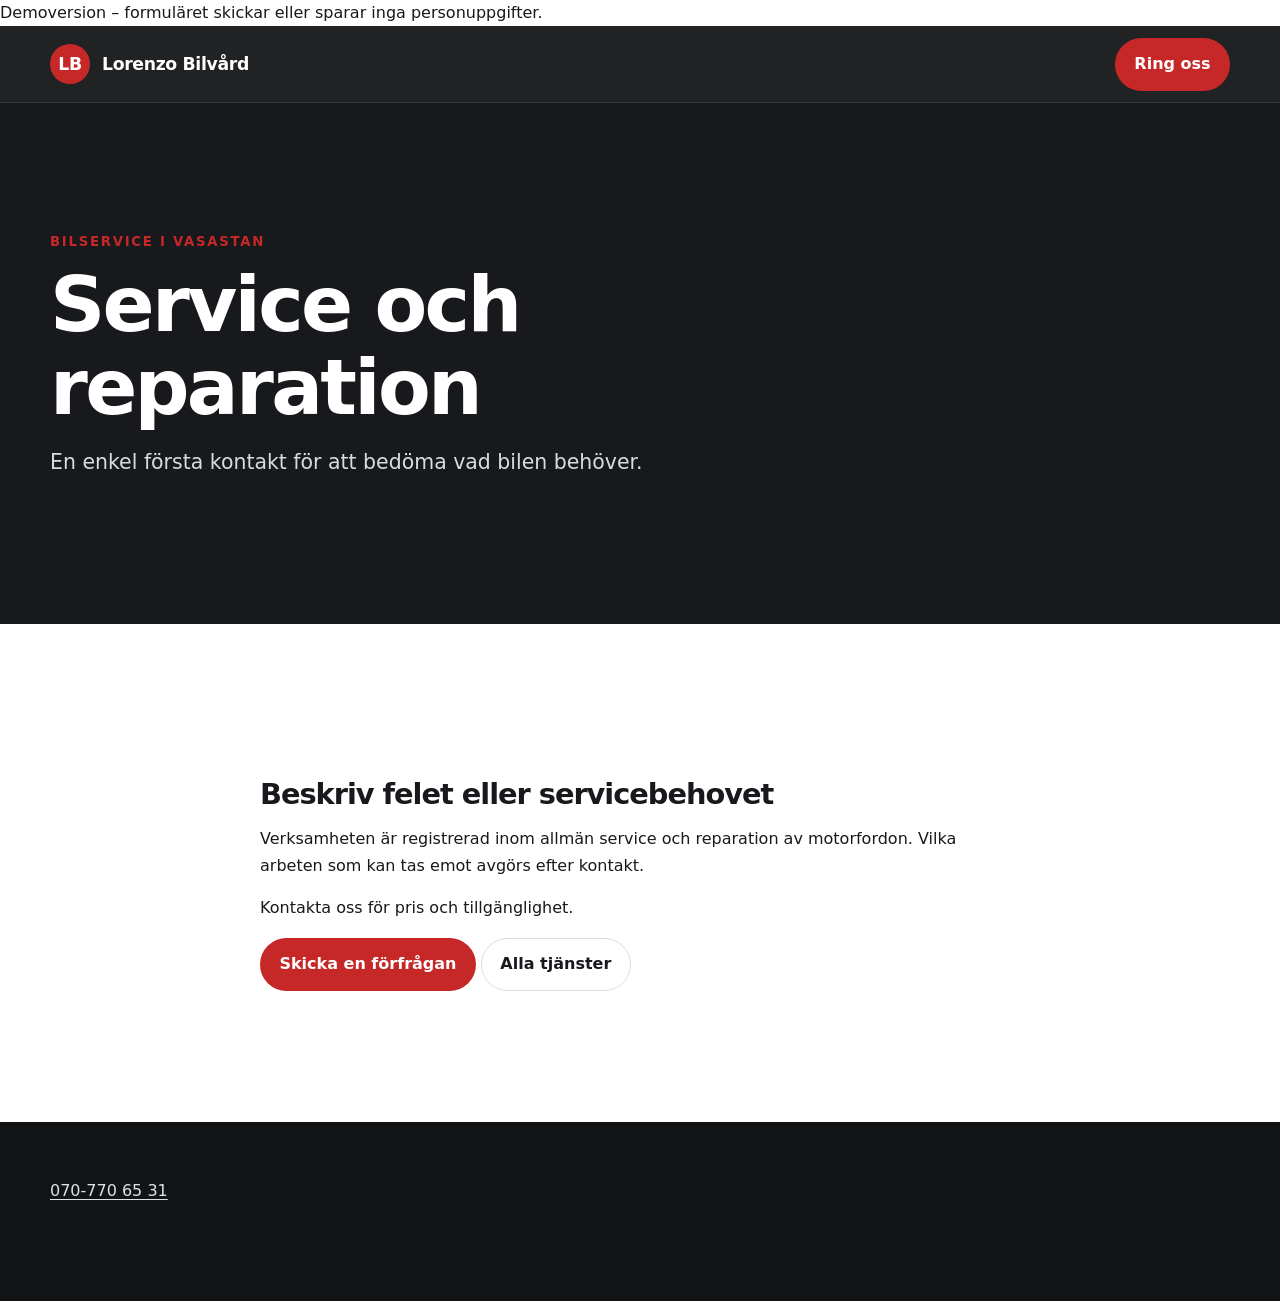
<file: tjanster/bilservice-reparation/index.html>
<!doctype html><html lang="sv"><head><meta charset="utf-8"><meta name="viewport" content="width=device-width,initial-scale=1"><meta name="robots" content="noindex,nofollow"><title>Bilservice och reparation i Vasastan | Lorenzo Bilvård</title><meta name="description" content="Fråga Lorenzo Bilvård om service och reparation av din bil i Vasastan, Stockholm."><link rel="canonical" href="https://www.lorenzobilvard.se/tjanster/bilservice-reparation/"><link rel="stylesheet" href="../../assets/css/styles.css"></head><body><header class="site-header"><div class="container header-inner"><a class="brand" href="../../"><span class="brand-mark">LB</span>Lorenzo Bilvård</a><a class="button" href="tel:+46707706531">Ring oss</a></div></header><main><section class="page-hero"><div class="container"><p class="eyebrow">Bilservice i Vasastan</p><h1>Service och reparation</h1><p class="lead">En enkel första kontakt för att bedöma vad bilen behöver.</p></div></section><section class="section"><div class="narrow prose"><h2>Beskriv felet eller servicebehovet</h2><p>Verksamheten är registrerad inom allmän service och reparation av motorfordon. Vilka arbeten som kan tas emot avgörs efter kontakt.</p><p>Kontakta oss för pris och tillgänglighet.</p><p><a class="button" href="../../kontakt/#bokning">Skicka en förfrågan</a> <a class="button outline" href="../">Alla tjänster</a></p></div></section></main><footer class="site-footer"><div class="container"><a data-phone href="tel:+46707706531">070-770 65 31</a></div></footer><script src="../../assets/js/site-config.js"></script><script src="../../assets/js/site.js"></script></body></html>
</file>
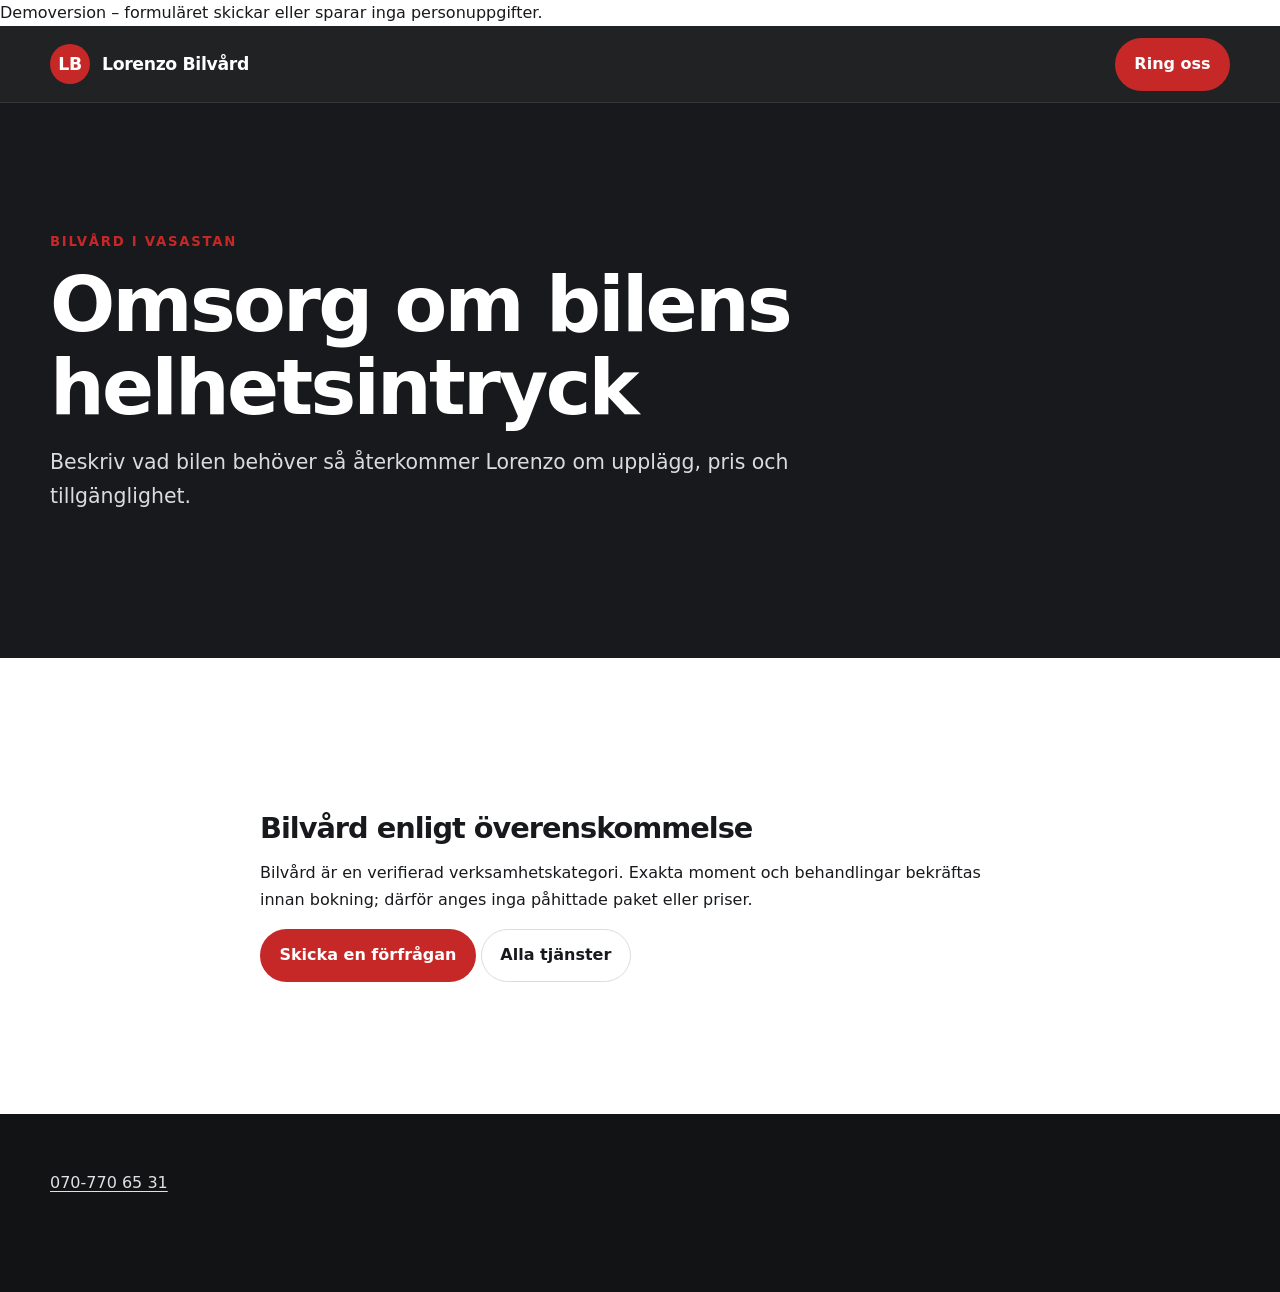
<file: tjanster/bilvard/index.html>
<!doctype html><html lang="sv"><head><meta charset="utf-8"><meta name="viewport" content="width=device-width,initial-scale=1"><meta name="robots" content="noindex,nofollow"><title>Bilvård i Vasastan | Lorenzo Bilvård</title><meta name="description" content="Kontakta Lorenzo Bilvård på Frejgatan för bilvård i Vasastan. Pris och tillgänglighet lämnas efter förfrågan."><link rel="canonical" href="https://www.lorenzobilvard.se/tjanster/bilvard/"><link rel="stylesheet" href="../../assets/css/styles.css"></head><body><header class="site-header"><div class="container header-inner"><a class="brand" href="../../"><span class="brand-mark">LB</span>Lorenzo Bilvård</a><a class="button" href="tel:+46707706531">Ring oss</a></div></header><main><section class="page-hero"><div class="container"><p class="eyebrow">Bilvård i Vasastan</p><h1>Omsorg om bilens helhetsintryck</h1><p class="lead">Beskriv vad bilen behöver så återkommer Lorenzo om upplägg, pris och tillgänglighet.</p></div></section><section class="section"><div class="narrow prose"><h2>Bilvård enligt överenskommelse</h2><p>Bilvård är en verifierad verksamhetskategori. Exakta moment och behandlingar bekräftas innan bokning; därför anges inga påhittade paket eller priser.</p><p><a class="button" href="../../kontakt/#bokning">Skicka en förfrågan</a> <a class="button outline" href="../">Alla tjänster</a></p></div></section></main><footer class="site-footer"><div class="container"><a data-phone href="tel:+46707706531">070-770 65 31</a></div></footer><script src="../../assets/js/site-config.js"></script><script src="../../assets/js/site.js"></script></body></html>
</file>
<file: assets/css/styles.css>
:root{--ink:#17191c;--charcoal:#24272b;--paper:#fff;--mist:#f4f5f6;--line:#d9dde1;--red:#c62828;--red-dark:#9f1f1f;--muted:#626971;--radius:18px;--shadow:0 18px 50px rgba(10,13,16,.12);--max:1180px}*{box-sizing:border-box}html{scroll-behavior:smooth}body{margin:0;color:var(--ink);background:var(--paper);font:400 1rem/1.65 system-ui,-apple-system,BlinkMacSystemFont,"Segoe UI",sans-serif}img{display:block;max-width:100%}a{color:inherit;text-underline-offset:.2em}button,input,select,textarea{font:inherit}:focus-visible{outline:3px solid #ef9a9a;outline-offset:3px}.skip-link{position:fixed;left:1rem;top:-5rem;z-index:100;padding:.75rem 1rem;background:#fff;border-radius:8px}.skip-link:focus{top:1rem}.container{width:min(calc(100% - 2rem),var(--max));margin-inline:auto}.narrow{width:min(calc(100% - 2rem),760px);margin-inline:auto}.eyebrow{margin:0 0 .7rem;color:var(--red);font-size:.83rem;font-weight:800;letter-spacing:.13em;text-transform:uppercase}h1,h2,h3{margin:0 0 1rem;line-height:1.08;letter-spacing:-.035em}h1{font-size:clamp(2.55rem,7vw,5.4rem)}h2{font-size:clamp(2rem,4vw,3.5rem)}h3{font-size:1.35rem}p{margin:0 0 1rem}.lead{max-width:64ch;color:#d8dce0;font-size:clamp(1.08rem,2vw,1.28rem)}.button{display:inline-flex;min-height:48px;align-items:center;justify-content:center;gap:.55rem;padding:.78rem 1.15rem;border:1px solid transparent;border-radius:999px;background:var(--red);color:#fff;font-weight:800;text-decoration:none;cursor:pointer;transition:.2s}.button:hover{background:var(--red-dark);transform:translateY(-1px)}.button.secondary{border-color:rgba(255,255,255,.55);background:rgba(255,255,255,.08)}.button.light{background:#fff;color:var(--ink)}.button.outline{border-color:var(--line);background:transparent;color:var(--ink)}.actions{display:flex;flex-wrap:wrap;gap:.8rem;margin-top:1.8rem}.site-header{position:sticky;top:0;z-index:20;border-bottom:1px solid rgba(255,255,255,.09);background:rgba(23,25,28,.96);color:#fff;backdrop-filter:blur(12px)}.header-inner{display:flex;min-height:76px;align-items:center;justify-content:space-between;gap:1.5rem}.brand{display:inline-flex;align-items:center;gap:.75rem;color:#fff;font-size:1.08rem;font-weight:900;letter-spacing:-.02em;text-decoration:none}.brand-mark{display:grid;width:40px;height:40px;place-items:center;border-radius:50%;background:var(--red);font-weight:900}.nav{display:flex;align-items:center;gap:1.4rem}.nav a{color:#eef0f2;font-weight:700;text-decoration:none}.nav a[aria-current=page],.nav a:hover{color:#fff;text-decoration:underline;text-decoration-color:var(--red);text-decoration-thickness:2px}.menu-button{display:none;width:46px;height:46px;border:1px solid #555b62;border-radius:50%;background:transparent;color:#fff;cursor:pointer}.hero{position:relative;min-height:720px;display:grid;align-items:center;overflow:hidden;background:#17191c;color:#fff}.hero:before{content:"";position:absolute;inset:0;background:linear-gradient(90deg,rgba(15,17,19,.96) 0%,rgba(15,17,19,.72) 42%,rgba(15,17,19,.18) 74%),url("../images/hero-car-care.webp") center/cover no-repeat}.hero-content{position:relative;z-index:1;max-width:760px;padding-block:7rem}.hero h1 span{color:#ef5350}.location{display:inline-flex;gap:.5rem;align-items:center;margin-top:1.4rem;color:#d5d9dd;font-weight:700}.section{padding-block:clamp(4.5rem,9vw,8rem)}.section.mist{background:var(--mist)}.section.dark{background:var(--charcoal);color:#fff}.section-head{display:flex;align-items:end;justify-content:space-between;gap:2rem;margin-bottom:2.2rem}.section-head p{max-width:58ch;color:var(--muted)}.dark .section-head p{color:#c8cdd2}.trust-strip{border-bottom:1px solid var(--line)}.trust-grid{display:grid;grid-template-columns:repeat(4,1fr)}.trust-item{padding:1.65rem 1.3rem;border-right:1px solid var(--line);font-weight:800}.trust-item:last-child{border:0}.trust-item small{display:block;color:var(--muted);font-weight:500}.grid-3{display:grid;grid-template-columns:repeat(3,1fr);gap:1.2rem}.service-card{display:flex;min-height:320px;flex-direction:column;padding:1.7rem;border:1px solid var(--line);border-radius:var(--radius);background:#fff;box-shadow:0 8px 30px rgba(16,18,20,.05)}.service-icon{display:grid;width:52px;height:52px;place-items:center;margin-bottom:2.5rem;border-radius:14px;background:#fbe9e9;color:var(--red);font-size:1.4rem;font-weight:900}.service-card p{color:var(--muted)}.service-card a{margin-top:auto;font-weight:800}.split{display:grid;grid-template-columns:1.05fr .95fr;align-items:center;gap:clamp(2rem,6vw,6rem)}.statement-card{padding:clamp(2rem,5vw,4rem);border-radius:28px;background:var(--ink);color:#fff;box-shadow:var(--shadow)}.statement-card blockquote{margin:0;font-size:clamp(1.5rem,3vw,2.4rem);font-weight:800;line-height:1.25}.statement-card p{margin-top:1.4rem;color:#bfc5ca}.gallery{display:grid;grid-template-columns:1.5fr 1fr 1fr;gap:1rem}.gallery-card{min-height:260px;display:flex;align-items:end;padding:1.4rem;border-radius:var(--radius);background:linear-gradient(145deg,#25282c,#3a3f45);color:#fff;overflow:hidden}.gallery-card:first-child{min-height:430px;grid-row:span 2;background:linear-gradient(180deg,transparent 30%,rgba(0,0,0,.78)),url("../images/hero-car-care.webp") 68% center/cover}.gallery-card small{display:block;color:#cfd3d6}.contact-panel{display:grid;grid-template-columns:.85fr 1.15fr;overflow:hidden;border-radius:28px;background:#fff;color:var(--ink);box-shadow:var(--shadow)}.contact-copy{padding:clamp(2rem,5vw,4rem);background:var(--ink);color:#fff}.contact-copy a{color:#fff}.contact-list{display:grid;gap:1.2rem;margin-top:2rem}.contact-list div{padding-bottom:1.1rem;border-bottom:1px solid #3d4248}.contact-list small{display:block;color:#adb4ba}.form-wrap{padding:clamp(2rem,5vw,4rem)}.form-grid{display:grid;grid-template-columns:1fr 1fr;gap:1rem}.field{display:grid;gap:.35rem}.field.full{grid-column:1/-1}.field label{font-size:.92rem;font-weight:800}.field input,.field select,.field textarea{width:100%;min-height:48px;padding:.75rem .85rem;border:1px solid #bfc5ca;border-radius:9px;background:#fff;color:var(--ink)}.field textarea{min-height:125px;resize:vertical}.field input:focus,.field select:focus,.field textarea:focus{border-color:var(--red);outline:3px solid #f7d5d5}.notice{padding:1rem;border-left:4px solid var(--red);background:#fff5f5;color:#4b2424;font-size:.94rem}.form-status{min-height:1.5rem;margin-top:1rem;font-weight:700}.form-status.success{color:#146c2e}.form-status.error{color:#a31616}.page-hero{padding-block:clamp(5rem,10vw,9rem);background:var(--ink);color:#fff}.page-hero h1{max-width:920px;font-size:clamp(2.7rem,6vw,5rem)}.prose h2{margin-top:2.5rem;font-size:1.8rem}.fact-box{padding:1.5rem;border:1px solid var(--line);border-radius:var(--radius);background:var(--mist)}.site-footer{padding:3.5rem 0 6rem;background:#111315;color:#dfe2e5}.footer-grid{display:grid;grid-template-columns:1.2fr .8fr .8fr;gap:2rem}.footer-grid a{color:#fff}.footer-grid ul{margin:0;padding:0;list-style:none}.footer-note{margin-top:2.5rem;padding-top:1.5rem;border-top:1px solid #33383d;color:#959ca2;font-size:.9rem}.mobile-actions{display:none}.sr-only{position:absolute;width:1px;height:1px;overflow:hidden;clip:rect(0,0,0,0);white-space:nowrap}@media(max-width:900px){.grid-3{grid-template-columns:1fr 1fr}.split,.contact-panel{grid-template-columns:1fr}.trust-grid{grid-template-columns:1fr 1fr}.gallery{grid-template-columns:1fr 1fr}.gallery-card:first-child{grid-column:1/-1;grid-row:auto;min-height:360px}}@media(max-width:760px){body{padding-bottom:68px}.menu-button{display:grid;place-items:center}.nav{position:absolute;top:76px;left:0;right:0;display:grid;padding:1rem;background:#1b1e21}.nav[hidden]{display:none}.hero{min-height:660px}.hero:before{background:linear-gradient(90deg,rgba(15,17,19,.96),rgba(15,17,19,.67)),url("../images/hero-car-care.webp") 62% center/cover}.section-head{display:block}.grid-3,.form-grid,.footer-grid{grid-template-columns:1fr}.field.full{grid-column:auto}.gallery{grid-template-columns:1fr}.gallery-card:first-child{grid-column:auto}.mobile-actions{position:fixed;z-index:30;left:0;right:0;bottom:0;display:grid;grid-template-columns:1fr 1fr;gap:1px;padding:.55rem;background:rgba(17,19,21,.97)}.mobile-actions .button{border-radius:9px}}@media(prefers-reduced-motion:reduce){html{scroll-behavior:auto}*,*:before,*:after{animation-duration:.01ms!important;transition-duration:.01ms!important}}
</file>
